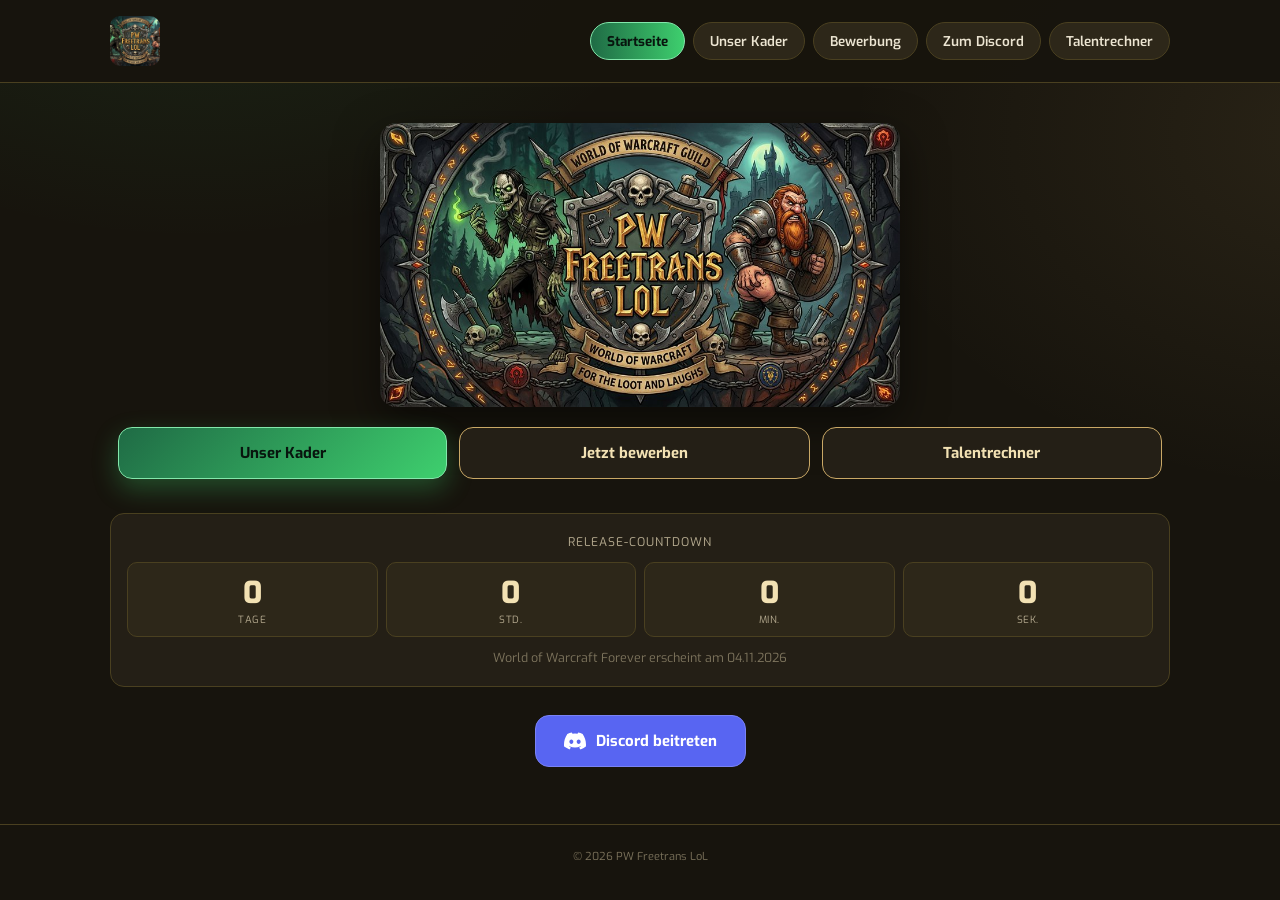
<file: index.html>
<!DOCTYPE html>
<html lang="de">
<head>
<meta charset="UTF-8">
<meta name="viewport" content="width=device-width, initial-scale=1.0">
<title>PW Freetrans LoL — Allianz-Gilde für WoW Forever</title>
<meta name="description" content="PW Freetrans LoL ist eine deutsche Allianz-Gilde für World of Warcraft Forever. Lerne unseren Kader kennen oder bewirb dich.">
<link rel="icon" href="assets/img/logo.svg" type="image/svg+xml">
<link rel="preconnect" href="https://fonts.googleapis.com">
<link rel="preconnect" href="https://fonts.gstatic.com" crossorigin>
<link href="https://fonts.googleapis.com/css2?family=Exo:wght@400;500;600;700;800&display=swap" rel="stylesheet">
<link rel="stylesheet" href="assets/css/style.css?v=20">
</head>
<body>

<header class="site-header">
  <div class="container">
    <a class="brand" href="index.html">
      <img src="assets/img/logo.jpg" alt="PW Freetrans LoL Logo">
    </a>
    <button class="menu-toggle" id="menuToggle" aria-label="Menü öffnen" aria-expanded="false">
      <span class="menu-icon">☰</span>
    </button>
    <nav class="main-nav" id="mainNav">
      <a class="nav-btn active" href="index.html">Startseite</a>
      <a class="nav-btn" href="kader.html">Unser Kader</a>
      <a class="nav-btn" href="bewerbung.html">Bewerbung</a>
      <a class="nav-btn" href="#" target="_blank" rel="noopener noreferrer">Zum Discord</a>
      <a class="nav-btn" href="https://www.wowhead.com/forever/de/talent-calc/druid" target="_blank" rel="noopener noreferrer">Talentrechner</a>
      <button class="menu-close-text" id="menuCloseText">Menü schließen</button>
    </nav>
  </div>
</header>

<main class="container">
  <section class="hero">
    <img class="hero-logo" src="assets/img/logo.jpg" alt="PW Freetrans LoL Wappen">
    <div class="hero-actions">
      <a class="big-btn primary" href="kader.html">Unser Kader</a>
      <a class="big-btn secondary" href="bewerbung.html">Jetzt bewerben</a>
      <a class="big-btn secondary" href="https://www.wowhead.com/forever/de/talent-calc/druid" target="_blank" rel="noopener noreferrer">Talentrechner</a>
    </div>

    <div class="countdown-wrap">
      <div class="countdown-label">Release-Countdown</div>
      <div class="countdown-grid">
        <div class="countdown-cell"><div class="num" id="cdDays">–</div><div class="unit">Tage</div></div>
        <div class="countdown-cell"><div class="num" id="cdHours">–</div><div class="unit">Std.</div></div>
        <div class="countdown-cell"><div class="num" id="cdMinutes">–</div><div class="unit">Min.</div></div>
        <div class="countdown-cell"><div class="num" id="cdSeconds">–</div><div class="unit">Sek.</div></div>
      </div>
      <div class="countdown-date">World of Warcraft Forever erscheint am 04.11.2026</div>
    </div>

    <!-- TODO: echten Discord-Invite-Link eintragen, sobald der Server steht -->
    <a class="discord-btn" href="#" target="_blank" rel="noopener noreferrer">
      <svg viewBox="0 0 24 24" width="22" height="22" fill="currentColor" aria-hidden="true">
        <path d="M20.317 4.369a19.79 19.79 0 0 0-4.885-1.515.074.074 0 0 0-.079.037c-.21.375-.444.864-.608 1.25a18.27 18.27 0 0 0-5.487 0 12.64 12.64 0 0 0-.617-1.25.077.077 0 0 0-.079-.037A19.736 19.736 0 0 0 3.677 4.37a.07.07 0 0 0-.032.027C.533 9.046-.32 13.58.099 18.058a.082.082 0 0 0 .031.056 19.9 19.9 0 0 0 5.993 3.03.078.078 0 0 0 .084-.028 14.09 14.09 0 0 0 1.226-1.994.076.076 0 0 0-.041-.106 13.107 13.107 0 0 1-1.872-.892.077.077 0 0 1-.008-.128c.126-.094.252-.192.372-.291a.074.074 0 0 1 .077-.01c3.928 1.793 8.18 1.793 12.062 0a.074.074 0 0 1 .078.01c.12.099.246.198.373.292a.077.077 0 0 1-.006.127 12.3 12.3 0 0 1-1.873.892.076.076 0 0 0-.04.107c.36.698.772 1.363 1.225 1.993a.076.076 0 0 0 .084.029 19.84 19.84 0 0 0 6.002-3.03.077.077 0 0 0 .032-.055c.5-5.177-.838-9.673-3.548-13.662a.06.06 0 0 0-.031-.028ZM8.02 15.331c-1.183 0-2.157-1.085-2.157-2.419 0-1.333.955-2.418 2.157-2.418 1.211 0 2.176 1.094 2.157 2.418 0 1.334-.955 2.419-2.157 2.419Zm7.974 0c-1.183 0-2.157-1.085-2.157-2.419 0-1.333.955-2.418 2.157-2.418 1.211 0 2.176 1.094 2.157 2.418 0 1.334-.946 2.419-2.157 2.419Z"/>
      </svg>
      Discord beitreten
    </a>
  </section>
</main>

<footer class="site-footer">
  &copy; 2026 PW Freetrans LoL
</footer>

<script src="assets/js/nav.js?v=20"></script>
<script src="assets/js/countdown.js?v=20"></script>
</body>
</html>
</file>
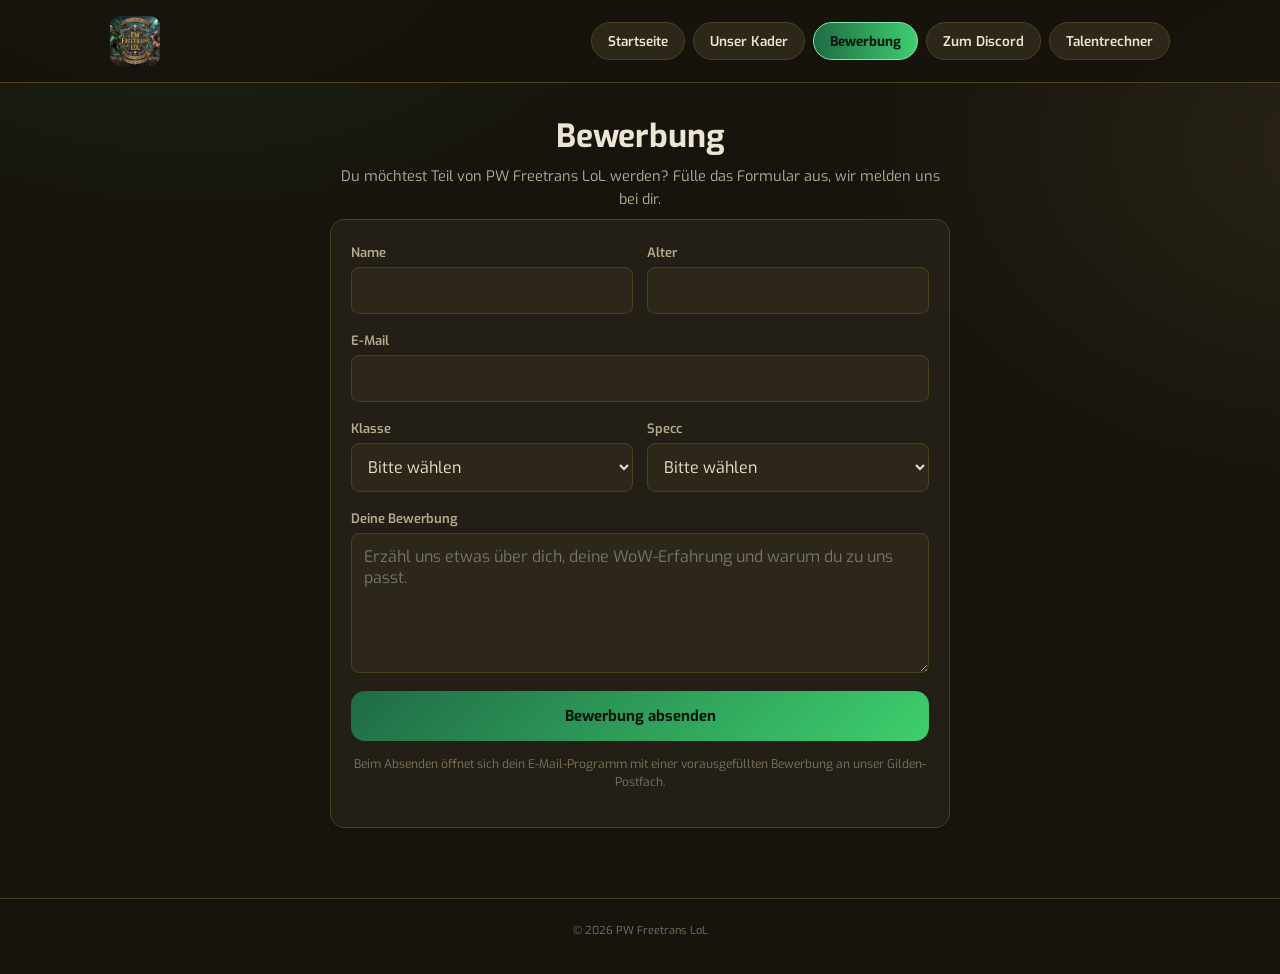
<file: bewerbung.html>
<!DOCTYPE html>
<html lang="de">
<head>
<meta charset="UTF-8">
<meta name="viewport" content="width=device-width, initial-scale=1.0">
<title>Bewerbung — PW Freetrans LoL</title>
<meta name="description" content="Bewirb dich bei PW Freetrans LoL, unserer deutschen Allianz-Gilde für World of Warcraft Forever.">
<link rel="icon" href="assets/img/logo.svg" type="image/svg+xml">
<link rel="preconnect" href="https://fonts.googleapis.com">
<link rel="preconnect" href="https://fonts.gstatic.com" crossorigin>
<link href="https://fonts.googleapis.com/css2?family=Exo:wght@400;500;600;700;800&display=swap" rel="stylesheet">
<link rel="stylesheet" href="assets/css/style.css?v=20">
</head>
<body>

<header class="site-header">
  <div class="container">
    <a class="brand" href="index.html">
      <img src="assets/img/logo.jpg" alt="PW Freetrans LoL Logo">
    </a>
    <button class="menu-toggle" id="menuToggle" aria-label="Menü öffnen" aria-expanded="false">
      <span class="menu-icon">☰</span>
    </button>
    <nav class="main-nav" id="mainNav">
      <a class="nav-btn" href="index.html">Startseite</a>
      <a class="nav-btn" href="kader.html">Unser Kader</a>
      <a class="nav-btn active" href="bewerbung.html">Bewerbung</a>
      <a class="nav-btn" href="#" target="_blank" rel="noopener noreferrer">Zum Discord</a>
      <a class="nav-btn" href="https://www.wowhead.com/forever/de/talent-calc/druid" target="_blank" rel="noopener noreferrer">Talentrechner</a>
      <button class="menu-close-text" id="menuCloseText">Menü schließen</button>
    </nav>
  </div>
</header>

<main class="container">
  <section class="page-head">
    <h2>Bewerbung</h2>
    <p>
      Du möchtest Teil von PW Freetrans LoL werden? Fülle das Formular aus,
      wir melden uns bei dir.
    </p>
  </section>

  <section class="form-wrap">
    <div class="form-status" id="formStatus"></div>
    <form id="bewerbungForm" novalidate>
      <div class="form-row two-col">
        <div>
          <label for="name">Name</label>
          <input type="text" id="name" name="name" required>
        </div>
        <div>
          <label for="age">Alter</label>
          <input type="number" id="age" name="age" min="1" max="120" required>
        </div>
      </div>

      <div class="form-row">
        <label for="email">E-Mail</label>
        <input type="email" id="email" name="email" required>
      </div>

      <div class="form-row two-col">
        <div>
          <label for="klasse">Klasse</label>
          <select id="klasse" name="klasse" required>
            <option value="" disabled selected>Bitte wählen</option>
            <option>Krieger</option>
            <option>Paladin</option>
            <option>Jäger</option>
            <option>Schurke</option>
            <option>Priester</option>
            <option>Schamane</option>
            <option>Magier</option>
            <option>Hexenmeister</option>
            <option>Druide</option>
            <option>Noch unsicher</option>
          </select>
        </div>
        <div>
          <label for="specc">Specc</label>
          <select id="specc" name="specc" required>
            <option value="" disabled selected>Bitte wählen</option>
            <option>Tank</option>
            <option>Heal</option>
            <option>DPS</option>
            <option>Hybrid</option>
            <option>Noch unsicher</option>
          </select>
        </div>
      </div>

      <div class="form-row">
        <label for="text">Deine Bewerbung</label>
        <textarea id="text" name="text" placeholder="Erzähl uns etwas über dich, deine WoW-Erfahrung und warum du zu uns passt." required></textarea>
      </div>

      <button type="submit" class="submit-btn">Bewerbung absenden</button>
      <p class="form-note">
        Beim Absenden öffnet sich dein E-Mail-Programm mit einer vorausgefüllten
        Bewerbung an unser Gilden-Postfach.
      </p>
    </form>
  </section>
</main>

<footer class="site-footer">
  &copy; 2026 PW Freetrans LoL
</footer>

<script src="assets/js/nav.js?v=20"></script>
<script src="assets/js/bewerbung.js?v=20"></script>
</body>
</html>
</file>
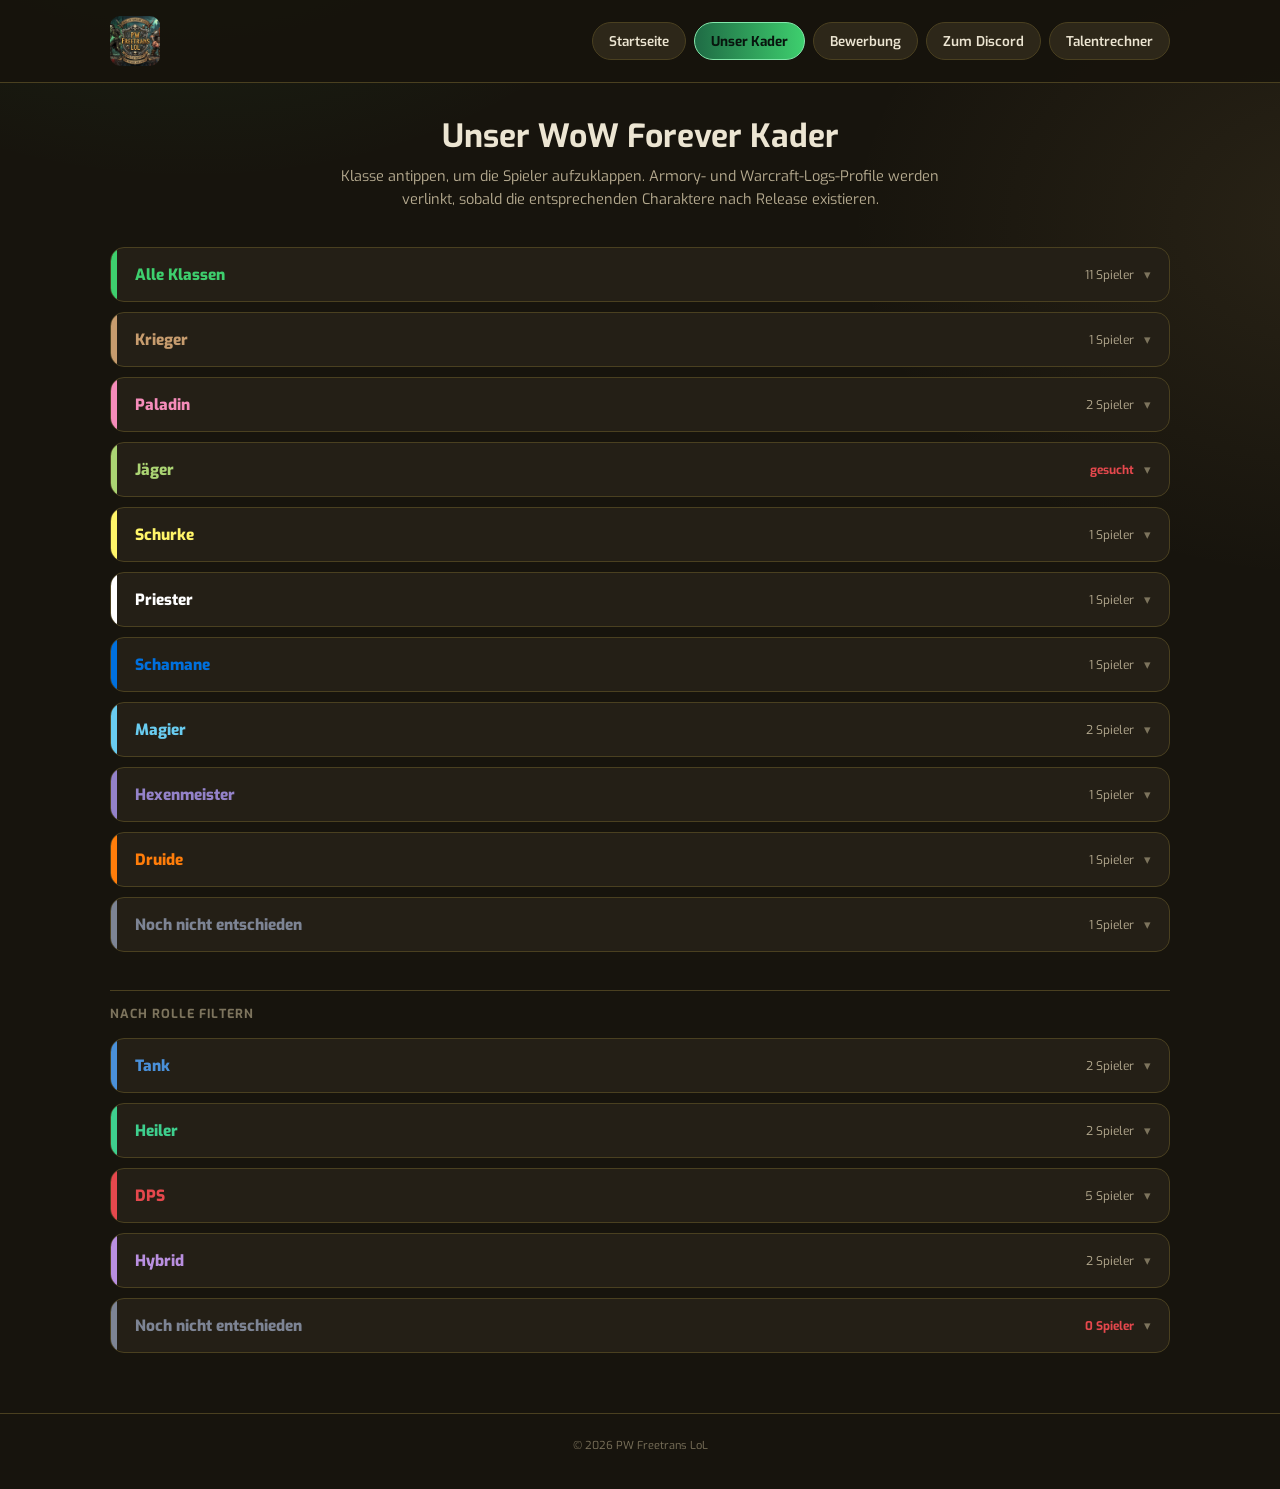
<file: kader.html>
<!DOCTYPE html>
<html lang="de">
<head>
<meta charset="UTF-8">
<meta name="viewport" content="width=device-width, initial-scale=1.0">
<title>Unser Kader — PW Freetrans LoL</title>
<meta name="description" content="Der Kader von PW Freetrans LoL: Klasse, Specc und Profile unserer Mitglieder für World of Warcraft Forever.">
<link rel="icon" href="assets/img/logo.svg" type="image/svg+xml">
<link rel="preconnect" href="https://fonts.googleapis.com">
<link rel="preconnect" href="https://fonts.gstatic.com" crossorigin>
<link href="https://fonts.googleapis.com/css2?family=Exo:wght@400;500;600;700;800&display=swap" rel="stylesheet">
<link rel="stylesheet" href="assets/css/style.css?v=20">
</head>
<body>

<header class="site-header">
  <div class="container">
    <a class="brand" href="index.html">
      <img src="assets/img/logo.jpg" alt="PW Freetrans LoL Logo">
    </a>
    <button class="menu-toggle" id="menuToggle" aria-label="Menü öffnen" aria-expanded="false">
      <span class="menu-icon">☰</span>
    </button>
    <nav class="main-nav" id="mainNav">
      <a class="nav-btn" href="index.html">Startseite</a>
      <a class="nav-btn active" href="kader.html">Unser Kader</a>
      <a class="nav-btn" href="bewerbung.html">Bewerbung</a>
      <a class="nav-btn" href="#" target="_blank" rel="noopener noreferrer">Zum Discord</a>
      <a class="nav-btn" href="https://www.wowhead.com/forever/de/talent-calc/druid" target="_blank" rel="noopener noreferrer">Talentrechner</a>
      <button class="menu-close-text" id="menuCloseText">Menü schließen</button>
    </nav>
  </div>
</header>

<main class="container">
  <section class="page-head">
    <h2>Unser WoW Forever Kader</h2>
    <p>
      Klasse antippen, um die Spieler aufzuklappen. Armory- und Warcraft-Logs-Profile
      werden verlinkt, sobald die entsprechenden Charaktere nach Release existieren.
    </p>
  </section>

  <section class="class-accordion" id="classAccordion"></section>
</main>

<div class="modal-overlay" id="profileOverlay">
  <div class="profile-modal">
    <button class="modal-close" id="modalClose" aria-label="Schließen">✕</button>
    <div class="profile-head">
      <div class="profile-avatar" id="profileAvatar"></div>
      <div>
        <div class="profile-name" id="profileName"></div>
        <div class="profile-class" id="profileClass"></div>
      </div>
      <div id="profileSpec"></div>
    </div>
    <div class="profile-links" id="profileLinks"></div>
  </div>
</div>

<footer class="site-footer">
  &copy; 2026 PW Freetrans LoL
</footer>

<script src="assets/js/nav.js?v=20"></script>
<script src="assets/js/roster-data.js?v=20"></script>
<script src="assets/js/kader.js?v=20"></script>
</body>
</html>
</file>
<file: assets/css/style.css>
:root {
  --bg: #17140d;
  --panel: #241f16;
  --panel-2: #2d2719;
  --border: #4a4020;
  --text: #ece5d2;
  --text-dim: #b7ac91;
  --text-faint: #7d745d;
  --gold: #c9a866;
  --gold-light: #f2e1b3;
  --green: #3ecf6e;
  --green-light: #83e8ab;
  --green-deep: #1f6b45;
  --tank: #4a90d9;
  --heal: #3ecf8e;
  --dps: #e5484d;
  --hybrid: #b98fe0;
  --tbd: #7d8494;
  --radius: 14px;
  --max-width: 1100px;
  --font: 'Exo', 'Segoe UI', Roboto, Arial, sans-serif;
}

* { box-sizing: border-box; }

html { scroll-behavior: smooth; }

body {
  margin: 0;
  min-height: 100vh;
  background:
    radial-gradient(900px 600px at 15% -10%, rgba(62, 207, 110, 0.10) 0%, transparent 55%),
    radial-gradient(900px 650px at 105% 15%, rgba(201, 168, 102, 0.10) 0%, transparent 55%),
    var(--bg);
  color: var(--text);
  font-family: var(--font);
  display: flex;
  flex-direction: column;
  overflow-x: hidden;
}

a { color: var(--green-light); }

.container {
  max-width: var(--max-width);
  margin: 0 auto;
  padding: 0 20px;
  width: 100%;
}

/* Header / nav */
.site-header {
  padding: 16px 0;
  border-bottom: 1px solid var(--border);
  background: rgba(23, 20, 13, 0.97);
  position: sticky;
  top: 0;
  z-index: 20;
}

.site-header .container {
  display: flex;
  align-items: center;
  gap: 16px;
  flex-wrap: wrap;
  justify-content: space-between;
}

.brand {
  display: flex;
  align-items: center;
  gap: 12px;
  text-decoration: none;
  color: inherit;
  min-width: 0;
}

.brand img {
  width: 50px;
  height: 50px;
  border-radius: 10px;
  object-fit: cover;
  flex-shrink: 0;
}

.brand-text { min-width: 0; }

.brand-text h1 {
  margin: 0;
  font-size: 18px;
  font-weight: 800;
  letter-spacing: 0.5px;
  background: linear-gradient(90deg, var(--gold-light), var(--gold) 55%, var(--green-light));
  -webkit-background-clip: text;
  background-clip: text;
  color: transparent;
  white-space: nowrap;
}

.brand-text p {
  margin: 2px 0 0;
  font-size: 11px;
  color: var(--text-dim);
  letter-spacing: 0.4px;
  white-space: nowrap;
}

nav.main-nav {
  display: flex;
  gap: 8px;
  flex-wrap: wrap;
}

.menu-toggle {
  display: none;
  width: 44px;
  height: 44px;
  border-radius: 10px;
  border: 1px solid var(--border);
  background: var(--panel-2);
  color: var(--text);
  font-size: 20px;
  align-items: center;
  justify-content: center;
  cursor: pointer;
  flex-shrink: 0;
  font-family: inherit;
}

.menu-toggle:hover { border-color: var(--gold); }

.menu-close-text { display: none; }

.nav-btn {
  display: inline-flex;
  align-items: center;
  gap: 8px;
  padding: 9px 16px;
  border-radius: 30px;
  background: var(--panel-2);
  border: 1px solid var(--border);
  color: var(--text);
  text-decoration: none;
  font-size: 13.5px;
  font-weight: 600;
  transition: border-color 0.15s, background 0.15s, transform 0.1s;
  white-space: nowrap;
}

.nav-btn:hover { border-color: var(--gold); background: var(--panel); transform: translateY(-1px); }
.nav-btn.active { background: linear-gradient(90deg, var(--green-deep), var(--green)); border-color: var(--green-light); color: #08150e; font-weight: 700; }

/* Hero */
.hero {
  text-align: center;
  padding: 40px 0 32px;
}

.hero img.hero-logo {
  width: min(520px, 100%);
  height: auto;
  border-radius: 16px;
  box-shadow: 0 16px 44px rgba(0, 0, 0, 0.5);
  margin: 0 auto 20px;
  display: block;
}

.hero h2 {
  font-size: clamp(26px, 7vw, 42px);
  margin: 0 0 10px;
  font-weight: 800;
  letter-spacing: 0.5px;
  background: linear-gradient(90deg, var(--gold-light), var(--gold) 50%, var(--green-light));
  -webkit-background-clip: text;
  background-clip: text;
  color: transparent;
}

.hero .tagline {
  color: var(--text-dim);
  font-size: 15.5px;
  max-width: 100%;
  margin: 0 auto 26px;
  line-height: 1.65;
  padding: 0 8px;
}

.hero-actions {
  display: flex;
  gap: 12px;
  justify-content: center;
  flex-wrap: wrap;
  margin-bottom: 34px;
  padding: 0 8px;
}

.big-btn {
  display: inline-flex;
  align-items: center;
  gap: 10px;
  padding: 15px 26px;
  border-radius: var(--radius);
  text-decoration: none;
  font-weight: 700;
  font-size: 15px;
  border: 1px solid var(--border);
  transition: transform 0.15s, box-shadow 0.15s, border-color 0.15s;
  flex: 1 1 auto;
  justify-content: center;
  min-width: 160px;
}

.big-btn.primary {
  background: linear-gradient(135deg, var(--green-deep), var(--green));
  color: #08150e;
  border-color: var(--green-light);
  box-shadow: 0 10px 26px rgba(62, 207, 110, 0.3);
}

.big-btn.secondary {
  background: var(--panel);
  color: var(--gold-light);
  border-color: var(--gold);
}

.big-btn:hover { transform: translateY(-2px); }

/* Countdown */
.countdown-wrap {
  max-width: 100%;
  margin: 0 auto 10px;
  background: var(--panel);
  border: 1px solid var(--border);
  border-radius: var(--radius);
  padding: 20px 16px;
}

.countdown-label {
  font-size: 12px;
  letter-spacing: 1px;
  text-transform: uppercase;
  color: var(--text-dim);
  margin-bottom: 12px;
}

.countdown-grid {
  display: grid;
  grid-template-columns: repeat(4, 1fr);
  gap: 8px;
}

.countdown-cell {
  background: var(--panel-2);
  border: 1px solid var(--border);
  border-radius: 10px;
  padding: 10px 4px;
}

.countdown-cell .num {
  font-size: clamp(20px, 6vw, 30px);
  font-weight: 800;
  color: var(--gold-light);
  font-variant-numeric: tabular-nums;
}

.countdown-cell .unit {
  font-size: 10px;
  color: var(--text-dim);
  text-transform: uppercase;
  letter-spacing: 0.5px;
}

.countdown-date {
  margin-top: 12px;
  font-size: 12.5px;
  color: var(--text-faint);
}

.discord-btn {
  display: inline-flex;
  align-items: center;
  gap: 10px;
  margin-top: 18px;
  padding: 14px 28px;
  border-radius: var(--radius);
  background: #5865f2;
  border: 1px solid #7982f5;
  color: #fff;
  font-weight: 700;
  font-size: 15px;
  text-decoration: none;
  transition: transform 0.15s, box-shadow 0.15s;
}

.discord-btn:hover {
  transform: translateY(-2px);
  box-shadow: 0 10px 26px rgba(88, 101, 242, 0.35);
}

/* Page heading (subpages) */
.page-head { padding: 32px 0 8px; text-align: center; }
.page-head h2 { margin: 0 0 8px; font-size: clamp(22px, 6vw, 32px); }
.page-head p { color: var(--text-dim); max-width: 620px; margin: 0 auto; line-height: 1.6; font-size: 14.5px; padding: 0 8px; }

/* Class accordion */
.class-accordion {
  display: flex;
  flex-direction: column;
  gap: 10px;
  padding: 28px 0 60px;
}

.class-acc {
  border: 1px solid var(--border);
  border-radius: var(--radius);
  overflow: hidden;
  background: var(--panel);
}

.class-bar {
  list-style: none;
  cursor: pointer;
  display: flex;
  align-items: center;
  justify-content: space-between;
  gap: 12px;
  padding: 16px 18px;
  border-left: 6px solid var(--c, var(--gold));
  transition: background 0.15s;
  -webkit-tap-highlight-color: transparent;
}

.class-bar::-webkit-details-marker { display: none; }
.class-bar::marker { content: ""; }

.class-bar:hover { background: var(--panel-2); }

.cb-name {
  font-size: 15.5px;
  font-weight: 800;
  color: var(--c, var(--gold));
}

.cb-right {
  display: flex;
  align-items: center;
  gap: 10px;
}

.cb-count {
  font-size: 12px;
  color: var(--text-dim);
  white-space: nowrap;
}

.cb-count.empty { color: var(--dps); font-weight: 700; }

.cb-chevron {
  color: var(--text-faint);
  font-size: 13px;
  transition: transform 0.2s;
  flex-shrink: 0;
}

.class-acc[open] .cb-chevron { transform: rotate(180deg); }
.class-acc[open] .class-bar { background: var(--panel-2); border-bottom: 1px solid var(--border); }

.class-panel {
  padding: 16px;
  background: var(--panel-2);
}

.roster-empty {
  color: var(--text-faint);
  font-size: 13.5px;
  text-align: center;
  padding: 12px 4px;
}

.accordion-divider {
  margin: 28px 0 6px;
  padding-top: 14px;
  border-top: 1px solid var(--border);
  font-size: 12.5px;
  font-weight: 700;
  letter-spacing: 1px;
  text-transform: uppercase;
  color: var(--text-faint);
}

.roster-grid {
  display: grid;
  grid-template-columns: repeat(auto-fill, minmax(210px, 1fr));
  gap: 16px;
}

@keyframes cardPop {
  from { opacity: 0; transform: scale(0.92) translateY(8px); }
  to { opacity: 1; transform: scale(1) translateY(0); }
}

.player-card {
  background: var(--panel);
  border: 1px solid var(--border);
  border-radius: var(--radius);
  padding: 16px;
  display: flex;
  flex-direction: column;
  gap: 12px;
  box-shadow: 0 8px 24px rgba(0,0,0,0.35);
  cursor: pointer;
  animation: cardPop 0.28s ease both;
  text-align: left;
}

.player-card:hover { border-color: var(--gold); }
.player-card:active { border-color: var(--gold); background: var(--panel-2); }

.player-top { display: flex; align-items: center; gap: 12px; }

.avatar {
  width: 54px;
  height: 54px;
  border-radius: 50%;
  display: flex;
  align-items: center;
  justify-content: center;
  font-weight: 800;
  font-size: 19px;
  color: #14150f;
  flex-shrink: 0;
  border: 3px solid var(--panel-2);
  overflow: hidden;
}

.avatar img { width: 100%; height: 100%; object-fit: cover; }

.player-name-wrap { min-width: 0; flex: 1; }
.player-name { font-size: 15.5px; font-weight: 700; }
.player-class { font-size: 12px; font-weight: 700; }

.card-chevron {
  flex-shrink: 0;
  color: var(--text-faint);
  font-size: 20px;
  line-height: 1;
}

.badge-row { display: flex; align-items: center; justify-content: space-between; gap: 8px; flex-wrap: wrap; }

.card-hint {
  font-size: 11.5px;
  font-weight: 700;
  color: var(--green-light);
  text-transform: uppercase;
  letter-spacing: 0.4px;
  display: flex;
  align-items: center;
  gap: 4px;
}

.spec-badge {
  font-size: 10.5px;
  font-weight: 700;
  padding: 4px 10px;
  border-radius: 20px;
  text-transform: uppercase;
  letter-spacing: 0.4px;
}

.spec-tank { background: rgba(74,144,217,0.15); color: var(--tank); border: 1px solid rgba(74,144,217,0.4); }
.spec-heal { background: rgba(62,207,142,0.15); color: var(--heal); border: 1px solid rgba(62,207,142,0.4); }
.spec-dps { background: rgba(229,72,77,0.15); color: var(--dps); border: 1px solid rgba(229,72,77,0.4); }
.spec-hybrid { background: rgba(185,143,224,0.15); color: var(--hybrid); border: 1px solid rgba(185,143,224,0.4); }
.spec-tbd { background: rgba(125,132,148,0.15); color: var(--tbd); border: 1px dashed rgba(125,132,148,0.5); }

.player-links {
  display: flex;
  flex-direction: column;
  gap: 6px;
  margin-top: auto;
  padding-top: 8px;
  border-top: 1px solid var(--border);
}

.ext-link {
  display: flex;
  align-items: center;
  justify-content: space-between;
  font-size: 12px;
  text-decoration: none;
  padding: 7px 10px;
  border-radius: 8px;
  background: var(--panel-2);
  border: 1px solid var(--border);
  color: var(--text);
}

.ext-link:hover { border-color: var(--gold); }

.ext-link.disabled {
  color: var(--text-faint);
  pointer-events: none;
  border-style: dashed;
}

.ext-link .tag { font-size: 10px; color: var(--text-faint); }

/* Recruit tile */
.recruit-card {
  border-style: dashed;
  border-color: var(--gold);
  align-items: center;
  justify-content: center;
  text-align: center;
  gap: 10px;
  cursor: default;
}

.recruit-card .recruit-title { font-size: 16px; font-weight: 700; color: var(--gold-light); }
.recruit-card .recruit-sub { font-size: 12.5px; color: var(--text-dim); }
.recruit-card .nav-btn { margin-top: 6px; }

/* Profile modal */
.modal-overlay {
  position: fixed;
  inset: 0;
  background: rgba(10, 9, 5, 0.75);
  backdrop-filter: blur(3px);
  display: none;
  align-items: center;
  justify-content: center;
  padding: 20px;
  z-index: 100;
}

.modal-overlay.open { display: flex; }

.profile-modal {
  background: var(--panel);
  border: 1px solid var(--border);
  border-radius: var(--radius);
  max-width: 420px;
  width: 100%;
  max-height: 90vh;
  overflow-y: auto;
  padding: 26px 22px;
  position: relative;
  animation: cardPop 0.22s ease both;
}

.modal-close {
  position: absolute;
  top: 14px;
  right: 14px;
  width: 32px;
  height: 32px;
  border-radius: 50%;
  border: 1px solid var(--border);
  background: var(--panel-2);
  color: var(--text);
  font-size: 16px;
  cursor: pointer;
  display: flex;
  align-items: center;
  justify-content: center;
}

.modal-close:hover { border-color: var(--gold); }

.profile-head {
  display: flex;
  flex-direction: column;
  align-items: center;
  text-align: center;
  gap: 10px;
  margin-bottom: 18px;
}

.profile-avatar {
  width: 96px;
  height: 96px;
  border-radius: 50%;
  display: flex;
  align-items: center;
  justify-content: center;
  font-weight: 800;
  font-size: 32px;
  color: #14150f;
  border: 4px solid var(--panel-2);
  overflow: hidden;
}

.profile-avatar img { width: 100%; height: 100%; object-fit: cover; }

.profile-name { font-size: 21px; font-weight: 800; }
.profile-class { font-size: 13.5px; font-weight: 700; }

.profile-links {
  display: flex;
  flex-direction: column;
  gap: 8px;
  margin-top: 16px;
  padding-top: 16px;
  border-top: 1px solid var(--border);
}

/* Form */
.form-wrap {
  max-width: 620px;
  margin: 0 auto 70px;
  background: var(--panel);
  border: 1px solid var(--border);
  border-radius: var(--radius);
  padding: 24px 20px;
}

.form-row { margin-bottom: 18px; display: flex; flex-direction: column; gap: 6px; }
.form-row.two-col { display: grid; grid-template-columns: 1fr 1fr; gap: 14px; }
.form-row.two-col > div { display: flex; flex-direction: column; gap: 6px; }

label { font-size: 13px; font-weight: 600; color: var(--text-dim); }

input, select, textarea {
  background: var(--panel-2);
  border: 1px solid var(--border);
  border-radius: 8px;
  color: var(--text);
  padding: 12px;
  font-size: 16px;
  font-family: inherit;
}

input:focus, select:focus, textarea:focus {
  outline: none;
  border-color: var(--gold);
}

textarea { resize: vertical; min-height: 140px; }

.submit-btn {
  width: 100%;
  padding: 15px;
  border-radius: var(--radius);
  border: none;
  background: linear-gradient(135deg, var(--green-deep), var(--green));
  color: #08150e;
  font-weight: 700;
  font-size: 15px;
  cursor: pointer;
  transition: transform 0.15s;
  font-family: inherit;
}

.submit-btn:hover { transform: translateY(-1px); }

.form-note {
  font-size: 12px;
  color: var(--text-faint);
  margin-top: 14px;
  text-align: center;
  line-height: 1.5;
}

.form-status {
  display: none;
  margin-bottom: 18px;
  padding: 12px 14px;
  border-radius: 10px;
  font-size: 13.5px;
  line-height: 1.5;
}

.form-status.show { display: block; }
.form-status.ok { background: rgba(62,207,142,0.12); border: 1px solid rgba(62,207,142,0.4); color: var(--heal); }
.form-status.err { background: rgba(229,72,77,0.12); border: 1px solid rgba(229,72,77,0.4); color: var(--dps); }

footer.site-footer {
  margin-top: auto;
  text-align: center;
  color: var(--text-faint);
  font-size: 11px;
  padding: 24px 16px 36px;
  border-top: 1px solid var(--border);
}

@media (max-width: 640px) {
  .container { padding: 0 14px; }
  .form-row.two-col { grid-template-columns: 1fr; }
  .site-header .container { justify-content: space-between; }
  .brand-text h1 { font-size: 15.5px; }
  .brand-text p { font-size: 9.5px; }
  .brand img { width: 38px; height: 38px; }
  .menu-toggle { display: flex; }

  nav.main-nav {
    position: fixed;
    inset: 0;
    background:
      radial-gradient(900px 600px at 15% -10%, rgba(62, 207, 110, 0.10) 0%, transparent 55%),
      radial-gradient(900px 650px at 105% 15%, rgba(201, 168, 102, 0.10) 0%, transparent 55%),
      var(--bg);
    flex-direction: column;
    align-items: flex-end;
    justify-content: center;
    gap: 6px;
    padding: 0 28px;
    z-index: 200;
    opacity: 0;
    visibility: hidden;
    transform: translateY(-10px);
    transition: opacity 0.2s ease, transform 0.2s ease, visibility 0.2s;
  }

  nav.main-nav.open {
    opacity: 1;
    visibility: visible;
    transform: translateY(0);
  }

  nav.main-nav .nav-btn {
    background: none;
    border: none;
    padding: 14px 0;
    font-size: 30px;
    font-weight: 800;
    text-transform: uppercase;
    letter-spacing: 0.5px;
    color: var(--text);
    width: 100%;
    text-align: right;
  }

  nav.main-nav .nav-btn:hover { background: none; color: var(--gold-light); transform: none; }
  nav.main-nav .nav-btn.active { background: none; color: var(--green-light); }

  .menu-close-text {
    display: block;
    margin-top: 26px;
    background: none;
    border: none;
    color: var(--text-faint);
    font-size: 13px;
    letter-spacing: 2px;
    text-transform: uppercase;
    font-weight: 700;
    cursor: pointer;
    font-family: inherit;
  }

  .menu-close-text:hover { color: var(--gold-light); }

  .big-btn { min-width: 0; width: 100%; }
  .hero { padding: 28px 0 20px; }
  .hero img.hero-logo { width: min(560px, 92vw); margin-left: auto; margin-right: auto; }
  .countdown-wrap { max-width: 620px; }
  .hero .tagline { max-width: 620px; }
  .class-bar { padding: 13px 14px; }
  .cb-name { font-size: 14px; }
  .cb-count { font-size: 11px; }
  .class-panel { padding: 12px; }
  .roster-grid { grid-template-columns: 1fr; }
}
</file>
